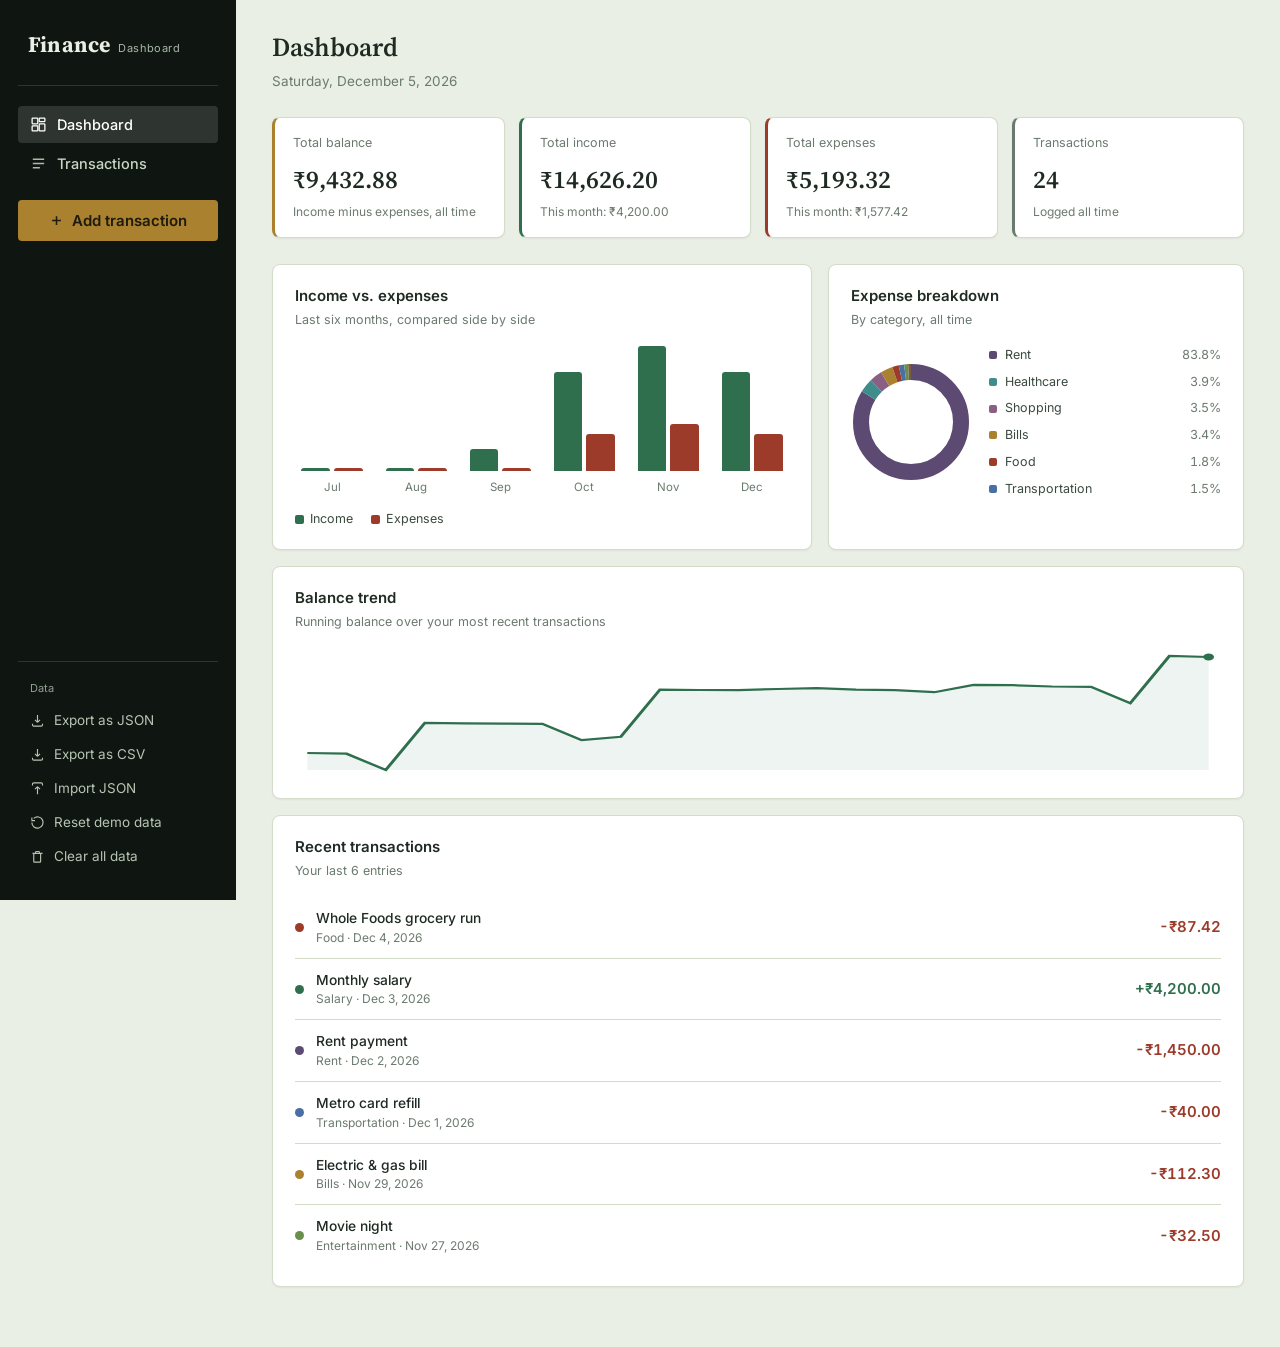
<file: index.html>
<!DOCTYPE html>
<html lang="en">
<head>
<meta charset="UTF-8">
<meta name="viewport" content="width=device-width, initial-scale=1.0">
<title>Personal Finance Dashboard</title>
<link rel="preconnect" href="https://fonts.googleapis.com">
<link rel="preconnect" href="https://fonts.gstatic.com" crossorigin>
<link href="https://fonts.googleapis.com/css2?family=Source+Serif+4:opsz,wght@8..60,400;8..60,500;8..60,600;8..60,700&family=Inter:wght@400;500;600;700&display=swap" rel="stylesheet">
<link rel="stylesheet" href="css/style.css">
</head>
</head>
<body>

<div class="app-shell">

  <!-- ============================================================
       SIDEBAR / NAVIGATION
       ============================================================ -->
  <nav class="sidebar" aria-label="Primary">
    <div class="brand">
      <span class="brand-mark">Finance</span>
      <span class="brand-sub">Dashboard</span>
    </div>
    <div class="nav" role="tablist" aria-label="Sections">
      <button class="nav-item active" data-view="dashboard" role="tab" aria-selected="true">
        <svg width="17" height="17" viewBox="0 0 24 24" fill="none" stroke="currentColor" stroke-width="1.8"><rect x="3" y="3" width="8" height="8" rx="1"/><rect x="13" y="3" width="8" height="5" rx="1"/><rect x="13" y="11" width="8" height="10" rx="1"/><rect x="3" y="14" width="8" height="7" rx="1"/></svg>
        Dashboard
      </button>
      <button class="nav-item" data-view="transactions" role="tab" aria-selected="false">
        <svg width="17" height="17" viewBox="0 0 24 24" fill="none" stroke="currentColor" stroke-width="1.8"><path d="M4 6h16M4 12h16M4 18h10"/></svg>
        Transactions
      </button>
    </div>
    <button class="sidebar-add" id="btn-add-txn">
      <svg width="15" height="15" viewBox="0 0 24 24" fill="none" stroke="currentColor" stroke-width="2.4"><path d="M12 5v14M5 12h14"/></svg>
      <span class="label">Add transaction</span>
    </button>
    <div class="sidebar-data">
      <div class="sidebar-data-label">Data</div>
      <button class="sidebar-mini-btn" id="btn-export-json">
        <svg width="15" height="15" viewBox="0 0 24 24" fill="none" stroke="currentColor" stroke-width="1.8"><path d="M12 3v12m0 0l-4-4m4 4l4-4M4 17v2a2 2 0 002 2h12a2 2 0 002-2v-2"/></svg>
        Export as JSON
      </button>
      <button class="sidebar-mini-btn" id="btn-export-csv">
        <svg width="15" height="15" viewBox="0 0 24 24" fill="none" stroke="currentColor" stroke-width="1.8"><path d="M12 3v12m0 0l-4-4m4 4l4-4M4 17v2a2 2 0 002 2h12a2 2 0 002-2v-2"/></svg>
        Export as CSV
      </button>
      <button class="sidebar-mini-btn" id="btn-import">
        <svg width="15" height="15" viewBox="0 0 24 24" fill="none" stroke="currentColor" stroke-width="1.8"><path d="M12 21V9m0 0l-4 4m4-4l4 4M4 7V5a2 2 0 012-2h12a2 2 0 012 2v2"/></svg>
        Import JSON
      </button>
      <input type="file" id="import-file" accept="application/json">
      <button class="sidebar-mini-btn" id="btn-reset-demo">
        <svg width="15" height="15" viewBox="0 0 24 24" fill="none" stroke="currentColor" stroke-width="1.8"><path d="M3 12a9 9 0 1 0 3-6.7M3 4v5h5"/></svg>
        Reset demo data
      </button>
      <button class="sidebar-mini-btn danger" id="btn-clear-all">
        <svg width="15" height="15" viewBox="0 0 24 24" fill="none" stroke="currentColor" stroke-width="1.8"><path d="M4 7h16M9 7V5a1 1 0 011-1h4a1 1 0 011 1v2m2 0v13a1 1 0 01-1 1H7a1 1 0 01-1-1V7h12z"/></svg>
        Clear all data
      </button>
    </div>
  </nav>

  <!-- ============================================================
       MAIN
       ============================================================ -->
  <main class="main">

    <div class="main-header">
      <div class="titles">
        <h1 id="page-title">Dashboard</h1>
        <div class="date-line" id="page-date"></div>
      </div>
      <button class="header-add-btn" id="btn-add-txn-2">
        <svg width="15" height="15" viewBox="0 0 24 24" fill="none" stroke="currentColor" stroke-width="2.4"><path d="M12 5v14M5 12h14"/></svg>
        Add transaction
      </button>
    </div>

    <!-- ---------------- DASHBOARD VIEW ---------------- -->
    <section class="view active" id="view-dashboard">

      <div class="stat-grid">
        <div class="stat-card balance">
          <div class="stat-label">Total balance</div>
          <div class="stat-value num" id="stat-balance">₹0.00</div>
          <div class="stat-sub">Income minus expenses, all time</div>
        </div>
        <div class="stat-card income">
          <div class="stat-label">Total income</div>
          <div class="stat-value num" id="stat-income">₹0.00</div>
          <div class="stat-sub" id="stat-income-month">This month: ₹0.00</div>
        </div>
        <div class="stat-card expense">
          <div class="stat-label">Total expenses</div>
          <div class="stat-value num" id="stat-expense">₹0.00</div>
          <div class="stat-sub" id="stat-expense-month">This month: ₹0.00</div>
        </div>
        <div class="stat-card count">
          <div class="stat-label">Transactions</div>
          <div class="stat-value num" id="stat-count">0</div>
          <div class="stat-sub">Logged all time</div>
        </div>
      </div>

      <div class="dash-grid">
        <div class="panel">
          <div class="panel-title">Income vs. expenses</div>
          <div class="panel-desc">Last six months, compared side by side</div>
          <div class="month-bars" id="month-bars"></div>
          <div class="legend-row">
            <div class="legend-item"><span class="legend-dot" style="background:var(--income)"></span>Income</div>
            <div class="legend-item"><span class="legend-dot" style="background:var(--expense)"></span>Expenses</div>
          </div>
        </div>
        <div class="panel">
          <div class="panel-title">Expense breakdown</div>
          <div class="panel-desc">By category, all time</div>
          <div class="donut-wrap" id="donut-wrap">
            <svg id="donut-svg" width="120" height="120" viewBox="0 0 120 120"></svg>
            <div class="donut-list" id="donut-list"></div>
          </div>
        </div>
      </div>

      <div class="panel trend-panel">
        <div class="panel-title">Balance trend</div>
        <div class="panel-desc">Running balance over your most recent transactions</div>
        <svg class="trend-svg" id="trend-svg" viewBox="0 0 600 130" preserveAspectRatio="none"></svg>
      </div>

      <div class="panel recent-panel">
        <div class="panel-title">Recent transactions</div>
        <div class="panel-desc">Your last 6 entries</div>
        <div class="recent-list" id="recent-list"></div>
      </div>
    </section>

    <!-- ---------------- TRANSACTIONS VIEW ---------------- -->
    <section class="view" id="view-transactions">
      <div class="toolbar">
        <input type="search" id="search-input" placeholder="Search description or category…" aria-label="Search transactions">
        <select id="filter-type" aria-label="Filter by type">
          <option value="all">All types</option>
          <option value="income">Income only</option>
          <option value="expense">Expense only</option>
        </select>
        <select id="filter-category" aria-label="Filter by category">
          <option value="all">All categories</option>
        </select>
        <select id="filter-month" aria-label="Filter by month">
          <option value="all">All time</option>
        </select>
        <select id="sort-by" aria-label="Sort transactions">
          <option value="date-desc">Newest first</option>
          <option value="date-asc">Oldest first</option>
          <option value="amount-desc">Amount: high to low</option>
          <option value="amount-asc">Amount: low to high</option>
        </select>
        <span class="result-count" id="result-count"></span>
      </div>

      <div class="txn-table-wrap">
        <table class="txn-table">
          <thead>
            <tr>
              <th class="sortable" data-sort="date">Date <span class="arrow">▾</span></th>
              <th>Description</th>
              <th>Category</th>
              <th>Type</th>
              <th class="sortable" data-sort="amount">Amount <span class="arrow">▾</span></th>
              <th>Actions</th>
            </tr>
          </thead>
          <tbody id="txn-tbody"></tbody>
        </table>
      </div>
      <div class="txn-cards" id="txn-cards"></div>
      <div class="empty-state" id="txn-empty" style="display:none;">
        <div class="es-title">No transactions match</div>
        <div>Try clearing filters, or add a new transaction.</div>
        <button id="empty-add-btn">Add a transaction</button>
      </div>
    </section>

  </main>
</div>

<!-- ============================================================
     ADD / EDIT TRANSACTION MODAL
     ============================================================ -->
<div class="overlay" id="txn-overlay" role="dialog" aria-modal="true" aria-labelledby="txn-modal-title">
  <div class="modal">
    <div class="modal-head">
      <h2 id="txn-modal-title">Add transaction</h2>
      <button class="modal-close" id="txn-modal-close" aria-label="Close">
        <svg width="20" height="20" viewBox="0 0 24 24" fill="none" stroke="currentColor" stroke-width="1.8"><path d="M6 6l12 12M18 6L6 18"/></svg>
      </button>
    </div>
    <form id="txn-form" novalidate>
      <input type="hidden" id="f-id">
      <div class="type-toggle" role="radiogroup" aria-label="Transaction type">
        <button type="button" id="f-type-expense" class="selected expense" data-type="expense" role="radio" aria-checked="true">Expense</button>
        <button type="button" id="f-type-income" class="income" data-type="income" role="radio" aria-checked="false">Income</button>
      </div>

      <div class="field" id="field-desc">
        <label for="f-desc">Description</label>
        <input type="text" id="f-desc" maxlength="80" placeholder="e.g. Groceries at Market Co-op" autocomplete="off">
        <div class="field-error">Enter a description.</div>
      </div>

      <div class="field-row">
        <div class="field" id="field-amount">
          <label for="f-amount">Amount</label>
          <div class="amount-input-wrap">
            <span class="currency">₹</span>
            <input type="number" id="f-amount" min="0.01" step="0.01" placeholder="0.00">
          </div>
          <div class="field-error">Enter an amount greater than 0.</div>
        </div>
        <div class="field" id="field-date">
          <label for="f-date">Date</label>
          <input type="date" id="f-date">
          <div class="field-error">Choose a date.</div>
        </div>
      </div>

      <div class="field" id="field-category">
        <label for="f-category">Category</label>
        <select id="f-category"></select>
        <div class="field-error">Choose a category.</div>
      </div>

      <div class="field">
        <label for="f-notes">Notes <span style="color:var(--muted); font-weight:400;">(optional)</span></label>
        <textarea id="f-notes" maxlength="200" placeholder="Any extra detail worth remembering…"></textarea>
      </div>

      <div class="modal-actions">
        <button type="button" class="btn" id="txn-cancel-btn">Cancel</button>
        <button type="submit" class="btn primary" id="txn-save-btn">Save transaction</button>
      </div>
    </form>
  </div>
</div>

<!-- ============================================================
     CONFIRM DIALOG (delete / clear all)
     ============================================================ -->
<div class="overlay" id="confirm-overlay" role="alertdialog" aria-modal="true" aria-labelledby="confirm-title">
  <div class="modal confirm-modal">
    <div class="modal-head">
      <h2 id="confirm-title">Are you sure?</h2>
    </div>
    <p id="confirm-body"></p>
    <div class="modal-actions">
      <button type="button" class="btn" id="confirm-cancel">Cancel</button>
      <button type="button" class="btn danger" id="confirm-ok">Confirm</button>
    </div>
  </div>
</div>

<div class="toast-stack" id="toast-stack" aria-live="polite"></div>

<script src="js/storage.js"></script>
<script src="js/calculations.js"></script>
<script src="js/transactions.js"></script>
<script src="js/ui.js"></script>
<script src="js/app.js"></script>
</body>
</html>
</file>
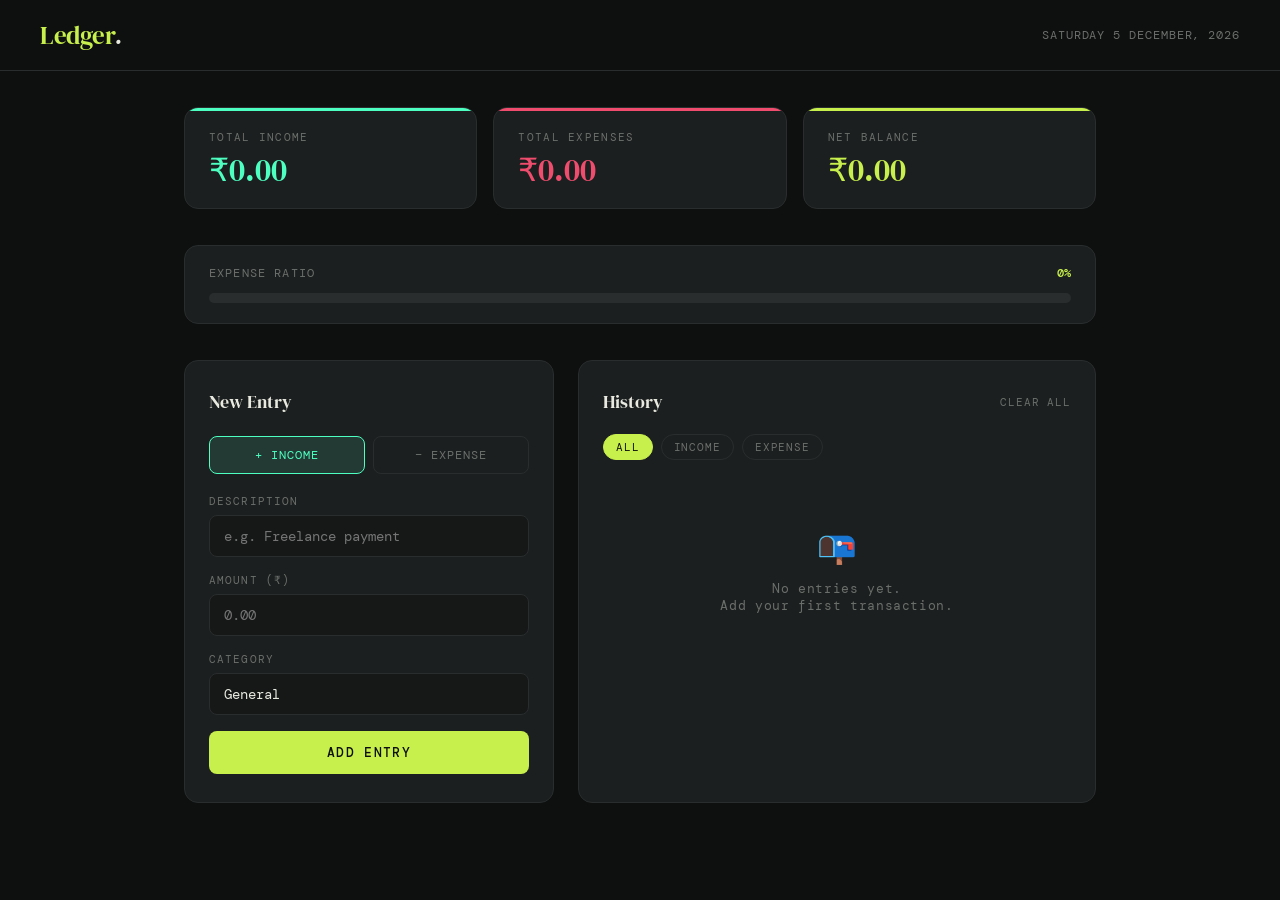
<file: FInance-Tracker.html>
<!DOCTYPE html>
<html lang="en">
<head>
  <meta charset="UTF-8" />
  <meta name="viewport" content="width=device-width, initial-scale=1.0"/>
  <title>Ledger — Personal Finance Tracker</title>
  <link href="https://fonts.googleapis.com/css2?family=DM+Serif+Display:ital@0;1&family=DM+Mono:wght@300;400;500&display=swap" rel="stylesheet"/>
  <style>
    *, *::before, *::after { box-sizing: border-box; margin: 0; padding: 0; }

    :root {
      --bg:        #0e0f0f;
      --surface:   #161818;
      --card:      #1c1f1f;
      --border:    #2a2d2d;
      --accent:    #c8f04d;
      --text:      #e8eae0;
      --muted:     #6b6f6b;
      --income:    #4dffc0;
      --expense:   #f04d6e;
      --radius:    14px;
    }

    body {
      background: var(--bg);
      color: var(--text);
      font-family: 'DM Mono', monospace;
      min-height: 100vh;
      padding: 0 0 80px;
    }

    header {
      position: sticky; top: 0; z-index: 100;
      background: var(--bg);
      border-bottom: 1px solid var(--border);
      padding: 18px 40px;
      display: flex; align-items: center; justify-content: space-between;
    }
    .logo {
      font-family: 'DM Serif Display', serif;
      font-size: 1.55rem; letter-spacing: -.5px; color: var(--accent);
    }
    .logo span { color: var(--text); font-style: italic; }
    .header-date { font-size: .72rem; color: var(--muted); letter-spacing: .08em; text-transform: uppercase; }

    .wrapper { max-width: 960px; margin: 0 auto; padding: 36px 24px 0; }

    .summary { display: grid; grid-template-columns: repeat(3,1fr); gap: 16px; margin-bottom: 36px; }
    .summary-card {
      background: var(--card); border: 1px solid var(--border);
      border-radius: var(--radius); padding: 22px 24px;
      position: relative; overflow: hidden;
      animation: fadeUp .5s ease both;
    }
    .summary-card:nth-child(2) { animation-delay: .08s; }
    .summary-card:nth-child(3) { animation-delay: .16s; }
    .summary-card::before { content:''; position:absolute; top:0; left:0; right:0; height:3px; }
    .summary-card.income::before  { background: var(--income); }
    .summary-card.expense::before { background: var(--expense); }
    .summary-card.balance::before { background: var(--accent); }
    .card-label { font-size:.68rem; letter-spacing:.12em; text-transform:uppercase; color:var(--muted); margin-bottom:10px; }
    .card-value { font-family:'DM Serif Display',serif; font-size:2rem; line-height:1; }
    .card-value.income  { color: var(--income); }
    .card-value.expense { color: var(--expense); }
    .card-value.balance { color: var(--accent); }
    .card-value.negative { color: var(--expense) !important; }

    .budget-bar-wrap {
      background: var(--card); border: 1px solid var(--border);
      border-radius: var(--radius); padding: 20px 24px;
      margin-bottom: 36px; animation: fadeUp .5s .24s ease both;
    }
    .bar-header { display:flex; justify-content:space-between; align-items:center; margin-bottom:12px; font-size:.72rem; }
    .bar-label { text-transform:uppercase; letter-spacing:.1em; color:var(--muted); }
    .bar-pct { color: var(--accent); font-weight:500; }
    .bar-track { height:10px; background:var(--border); border-radius:99px; overflow:hidden; }
    .bar-fill {
      height:100%; border-radius:99px;
      background: linear-gradient(90deg, var(--income), var(--accent));
      transition: width .6s cubic-bezier(.34,1.56,.64,1);
    }
    .bar-fill.danger { background: linear-gradient(90deg, var(--expense), #ff9a3c); }

    .main-grid { display:grid; grid-template-columns:1fr 1.4fr; gap:24px; }

    .form-panel {
      background: var(--card); border: 1px solid var(--border);
      border-radius: var(--radius); padding: 28px 24px;
      animation: fadeUp .5s .32s ease both;
    }
    .panel-title { font-family:'DM Serif Display',serif; font-size:1.15rem; margin-bottom:22px; color:var(--text); }

    .type-toggle { display:grid; grid-template-columns:1fr 1fr; gap:8px; margin-bottom:20px; }
    .toggle-btn {
      padding:10px; border-radius:8px; border:1px solid var(--border);
      background:transparent; color:var(--muted);
      font-family:'DM Mono',monospace; font-size:.78rem;
      letter-spacing:.08em; text-transform:uppercase;
      cursor:pointer; transition:all .2s;
    }
    .toggle-btn.active.income  { background:rgba(77,255,192,.12); border-color:var(--income); color:var(--income); }
    .toggle-btn.active.expense { background:rgba(240,77,110,.12); border-color:var(--expense); color:var(--expense); }
    .toggle-btn:hover:not(.active) { border-color:var(--muted); color:var(--text); }

    .field { margin-bottom:16px; }
    .field label { display:block; font-size:.7rem; letter-spacing:.1em; text-transform:uppercase; color:var(--muted); margin-bottom:7px; }
    .field input, .field select {
      width:100%; background:var(--surface); border:1px solid var(--border);
      border-radius:8px; padding:11px 14px; color:var(--text);
      font-family:'DM Mono',monospace; font-size:.88rem;
      transition:border-color .2s; outline:none; appearance:none;
    }
    .field input:focus, .field select:focus { border-color:var(--accent); }

    .add-btn {
      width:100%; padding:13px; background:var(--accent); color:#0e0f0f;
      border:none; border-radius:8px; font-family:'DM Mono',monospace;
      font-size:.82rem; font-weight:500; letter-spacing:.1em; text-transform:uppercase;
      cursor:pointer; transition:transform .15s, opacity .15s;
    }
    .add-btn:hover  { opacity:.88; }
    .add-btn:active { transform:scale(.97); }

    .modal-overlay {
      display:none; position:fixed; inset:0; z-index:200;
      background:rgba(0,0,0,.65); backdrop-filter:blur(4px);
      align-items:center; justify-content:center;
    }
    .modal-overlay.open { display:flex; }
    .modal {
      background:var(--card); border:1px solid var(--border);
      border-radius:var(--radius); padding:30px 28px; width:min(420px,92vw);
      animation:popIn .25s cubic-bezier(.34,1.56,.64,1);
    }
    @keyframes popIn { from{opacity:0;transform:scale(.88)} to{opacity:1;transform:scale(1)} }
    .modal-title { font-family:'DM Serif Display',serif; font-size:1.1rem; margin-bottom:22px; }
    .modal-actions { display:grid; grid-template-columns:1fr 1fr; gap:10px; margin-top:4px; }
    .btn-cancel {
      padding:12px; border-radius:8px; border:1px solid var(--border);
      background:transparent; color:var(--muted); font-family:'DM Mono',monospace;
      font-size:.78rem; letter-spacing:.08em; text-transform:uppercase; cursor:pointer; transition:border-color .2s;
    }
    .btn-cancel:hover { border-color:var(--text); color:var(--text); }
    .btn-save {
      padding:12px; border-radius:8px; background:var(--accent);
      border:none; color:#0e0f0f; font-family:'DM Mono',monospace;
      font-size:.78rem; font-weight:500; letter-spacing:.08em; text-transform:uppercase;
      cursor:pointer; transition:opacity .15s;
    }
    .btn-save:hover { opacity:.88; }

    .txn-panel {
      background:var(--card); border:1px solid var(--border);
      border-radius:var(--radius); padding:28px 24px;
      animation:fadeUp .5s .4s ease both;
    }
    .txn-header { display:flex; align-items:center; justify-content:space-between; margin-bottom:20px; }
    .filter-row { display:flex; gap:8px; margin-bottom:16px; }
    .filter-btn {
      padding:5px 12px; border-radius:99px; border:1px solid var(--border);
      background:transparent; color:var(--muted); font-family:'DM Mono',monospace;
      font-size:.68rem; letter-spacing:.08em; text-transform:uppercase; cursor:pointer; transition:all .15s;
    }
    .filter-btn.active { background:var(--accent); border-color:var(--accent); color:#0e0f0f; }
    .clear-btn {
      font-size:.68rem; letter-spacing:.08em; text-transform:uppercase;
      color:var(--muted); background:none; border:none; cursor:pointer;
      font-family:'DM Mono',monospace; transition:color .15s;
    }
    .clear-btn:hover { color:var(--expense); }

    .txn-list { display:flex; flex-direction:column; gap:10px; max-height:460px; overflow-y:auto; }
    .txn-list::-webkit-scrollbar { width:4px; }
    .txn-list::-webkit-scrollbar-track { background:transparent; }
    .txn-list::-webkit-scrollbar-thumb { background:var(--border); border-radius:99px; }

    .txn-item {
      display:flex; align-items:center; gap:14px;
      background:var(--surface); border:1px solid var(--border);
      border-radius:10px; padding:13px 16px;
      transition:transform .15s, border-color .15s;
      animation:slideIn .3s ease both;
    }
    .txn-item:hover { transform:translateX(3px); border-color:var(--muted); }
    @keyframes slideIn { from{opacity:0;transform:translateX(-12px)} to{opacity:1;transform:translateX(0)} }

    .txn-dot { width:9px; height:9px; border-radius:50%; flex-shrink:0; }
    .txn-dot.income  { background:var(--income); box-shadow:0 0 8px var(--income); }
    .txn-dot.expense { background:var(--expense); box-shadow:0 0 8px var(--expense); }

    .txn-info { flex:1; min-width:0; }
    .txn-name { font-size:.88rem; color:var(--text); white-space:nowrap; overflow:hidden; text-overflow:ellipsis; }
    .txn-meta { font-size:.68rem; color:var(--muted); margin-top:2px; }
    .txn-amount { font-family:'DM Serif Display',serif; font-size:1rem; flex-shrink:0; }
    .txn-amount.income  { color:var(--income); }
    .txn-amount.expense { color:var(--expense); }
    .txn-actions { display:flex; gap:6px; flex-shrink:0; }
    .icon-btn {
      width:28px; height:28px; border-radius:6px; border:1px solid var(--border);
      background:transparent; color:var(--muted); cursor:pointer; font-size:.8rem;
      display:flex; align-items:center; justify-content:center; transition:all .15s;
    }
    .icon-btn.edit:hover { border-color:var(--accent); color:var(--accent); }
    .icon-btn.del:hover  { border-color:var(--expense); color:var(--expense); }

    .empty-state { text-align:center; padding:50px 20px; color:var(--muted); font-size:.8rem; letter-spacing:.05em; }
    .empty-state .emoji { font-size:2rem; display:block; margin-bottom:12px; }

    .toast {
      position:fixed; bottom:28px; left:50%;
      transform:translateX(-50%) translateY(20px);
      background:var(--card); border:1px solid var(--border);
      border-radius:99px; padding:10px 22px; font-size:.78rem;
      letter-spacing:.06em; opacity:0; pointer-events:none; z-index:300;
      transition:opacity .3s, transform .3s;
    }
    .toast.show { opacity:1; transform:translateX(-50%) translateY(0); }
    .toast.success { border-color:var(--income); color:var(--income); }
    .toast.error   { border-color:var(--expense); color:var(--expense); }
    .toast.info    { border-color:var(--accent); color:var(--accent); }

    @keyframes fadeUp { from{opacity:0;transform:translateY(18px)} to{opacity:1;transform:translateY(0)} }

    @media (max-width:680px) {
      header { padding:14px 18px; }
      .wrapper { padding:20px 14px 0; }
      .summary { grid-template-columns:1fr 1fr; }
      .summary-card:last-child { grid-column:span 2; }
      .main-grid { grid-template-columns:1fr; }
      .card-value { font-size:1.55rem; }
    }
  </style>
</head>
<body>

<header>
  <div class="logo">Ledger<span>.</span></div>
  <div class="header-date" id="headerDate"></div>
</header>

<div class="wrapper">
  <div class="summary">
    <div class="summary-card income">
      <div class="card-label">Total Income</div>
      <div class="card-value income" id="totalIncome">&#8377;0</div>
    </div>
    <div class="summary-card expense">
      <div class="card-label">Total Expenses</div>
      <div class="card-value expense" id="totalExpense">&#8377;0</div>
    </div>
    <div class="summary-card balance">
      <div class="card-label">Net Balance</div>
      <div class="card-value balance" id="netBalance">&#8377;0</div>
    </div>
  </div>

  <div class="budget-bar-wrap">
    <div class="bar-header">
      <span class="bar-label">Expense Ratio</span>
      <span class="bar-pct" id="barPct">0%</span>
    </div>
    <div class="bar-track"><div class="bar-fill" id="barFill" style="width:0%"></div></div>
  </div>

  <div class="main-grid">
    <div class="form-panel">
      <div class="panel-title">New Entry</div>
      <div class="type-toggle">
        <button class="toggle-btn income active" id="typeIncome" onclick="setType('income')">+ Income</button>
        <button class="toggle-btn expense" id="typeExpense" onclick="setType('expense')">&#8722; Expense</button>
      </div>
      <div class="field">
        <label>Description</label>
        <input id="desc" type="text" placeholder="e.g. Freelance payment"/>
      </div>
      <div class="field">
        <label>Amount (&#8377;)</label>
        <input id="amount" type="number" placeholder="0.00" min="0" step="0.01"/>
      </div>
      <div class="field">
        <label>Category</label>
        <select id="category">
          <option value="General">General</option>
          <option value="Food">Food &amp; Dining</option>
          <option value="Transport">Transport</option>
          <option value="Shopping">Shopping</option>
          <option value="Bills">Bills &amp; Utilities</option>
          <option value="Health">Health</option>
          <option value="Entertainment">Entertainment</option>
          <option value="Salary">Salary</option>
          <option value="Investment">Investment</option>
          <option value="Other">Other</option>
        </select>
      </div>
      <button class="add-btn" onclick="addTransaction()">Add Entry</button>
    </div>

    <div class="txn-panel">
      <div class="txn-header">
        <div class="panel-title" style="margin-bottom:0">History</div>
        <button class="clear-btn" onclick="clearAll()">Clear All</button>
      </div>
      <div class="filter-row">
        <button class="filter-btn active" onclick="setFilter('all',this)">All</button>
        <button class="filter-btn" onclick="setFilter('income',this)">Income</button>
        <button class="filter-btn" onclick="setFilter('expense',this)">Expense</button>
      </div>
      <div class="txn-list" id="txnList"></div>
    </div>
  </div>
</div>

<div class="modal-overlay" id="editModal">
  <div class="modal">
    <div class="modal-title">Edit Entry</div>
    <div class="type-toggle">
      <button class="toggle-btn income active" id="editTypeIncome" onclick="setEditType('income')">+ Income</button>
      <button class="toggle-btn expense" id="editTypeExpense" onclick="setEditType('expense')">&#8722; Expense</button>
    </div>
    <div class="field">
      <label>Description</label>
      <input id="editDesc" type="text"/>
    </div>
    <div class="field">
      <label>Amount (&#8377;)</label>
      <input id="editAmount" type="number" min="0" step="0.01"/>
    </div>
    <div class="field">
      <label>Category</label>
      <select id="editCategory">
        <option value="General">General</option>
        <option value="Food">Food &amp; Dining</option>
        <option value="Transport">Transport</option>
        <option value="Shopping">Shopping</option>
        <option value="Bills">Bills &amp; Utilities</option>
        <option value="Health">Health</option>
        <option value="Entertainment">Entertainment</option>
        <option value="Salary">Salary</option>
        <option value="Investment">Investment</option>
        <option value="Other">Other</option>
      </select>
    </div>
    <div class="modal-actions">
      <button class="btn-cancel" onclick="closeEdit()">Cancel</button>
      <button class="btn-save" onclick="saveEdit()">Save</button>
    </div>
  </div>
</div>

<div class="toast" id="toast"></div>

<script>
  let transactions = JSON.parse(localStorage.getItem('ledger_txns') || '[]');
  let currentType   = 'income';
  let currentFilter = 'all';
  let editId   = null;
  let editType = 'income';

  document.getElementById('headerDate').textContent =
    new Date().toLocaleDateString('en-IN', { weekday:'long', year:'numeric', month:'long', day:'numeric' });

  function save() { localStorage.setItem('ledger_txns', JSON.stringify(transactions)); }

  function setType(t) {
    currentType = t;
    document.getElementById('typeIncome').classList.toggle('active', t==='income');
    document.getElementById('typeExpense').classList.toggle('active', t==='expense');
  }
  function setEditType(t) {
    editType = t;
    document.getElementById('editTypeIncome').classList.toggle('active', t==='income');
    document.getElementById('editTypeExpense').classList.toggle('active', t==='expense');
  }

  function fmt(n) {
    return '\u20B9' + Math.abs(n).toLocaleString('en-IN', { minimumFractionDigits:2, maximumFractionDigits:2 });
  }

  function addTransaction() {
    const desc   = document.getElementById('desc').value.trim();
    const amount = parseFloat(document.getElementById('amount').value);
    const cat    = document.getElementById('category').value;
    if (!desc)              { toast('Enter a description', 'error'); return; }
    if (!amount || amount<=0){ toast('Enter a valid amount', 'error'); return; }
    transactions.unshift({
      id: Date.now(), type: currentType, desc, amount, cat,
      date: new Date().toLocaleDateString('en-IN', { day:'2-digit', month:'short', year:'numeric' })
    });
    save(); render();
    document.getElementById('desc').value = '';
    document.getElementById('amount').value = '';
    toast((currentType==='income'?'Income':'Expense') + ' added!', 'success');
  }

  function deleteTransaction(id) {
    transactions = transactions.filter(t => t.id !== id);
    save(); render(); toast('Entry removed', 'info');
  }

  function openEdit(id) {
    const t = transactions.find(x => x.id===id);
    if (!t) return;
    editId = id;
    setEditType(t.type);
    document.getElementById('editDesc').value     = t.desc;
    document.getElementById('editAmount').value   = t.amount;
    document.getElementById('editCategory').value = t.cat;
    document.getElementById('editModal').classList.add('open');
  }
  function closeEdit() {
    document.getElementById('editModal').classList.remove('open');
    editId = null;
  }
  function saveEdit() {
    const desc   = document.getElementById('editDesc').value.trim();
    const amount = parseFloat(document.getElementById('editAmount').value);
    const cat    = document.getElementById('editCategory').value;
    if (!desc || !amount || amount<=0) { toast('Fill all fields', 'error'); return; }
    const idx = transactions.findIndex(x => x.id===editId);
    if (idx>-1) {
      transactions[idx] = { ...transactions[idx], type:editType, desc, amount, cat };
      save(); render(); closeEdit(); toast('Entry updated', 'success');
    }
  }

  function setFilter(f, btn) {
    currentFilter = f;
    document.querySelectorAll('.filter-btn').forEach(b => b.classList.remove('active'));
    btn.classList.add('active');
    render();
  }

  function clearAll() {
    if (!transactions.length) return;
    if (!confirm('Clear all transactions? This cannot be undone.')) return;
    transactions = [];
    save(); render(); toast('All entries cleared', 'info');
  }

  function render() {
    const totalInc = transactions.filter(t=>t.type==='income').reduce((s,t)=>s+t.amount,0);
    const totalExp = transactions.filter(t=>t.type==='expense').reduce((s,t)=>s+t.amount,0);
    const net = totalInc - totalExp;

    document.getElementById('totalIncome').textContent  = fmt(totalInc);
    document.getElementById('totalExpense').textContent = fmt(totalExp);
    const balEl = document.getElementById('netBalance');
    balEl.textContent = (net<0 ? '\u2212' : '') + fmt(net);
    balEl.classList.toggle('negative', net<0);

    const pct  = totalInc>0 ? Math.min((totalExp/totalInc)*100,100) : (totalExp>0?100:0);
    const fill = document.getElementById('barFill');
    fill.style.width = pct + '%';
    fill.classList.toggle('danger', pct>75);
    document.getElementById('barPct').textContent = pct.toFixed(0) + '%';

    const filtered = currentFilter==='all' ? transactions
      : transactions.filter(t => t.type===currentFilter);

    const list = document.getElementById('txnList');
    if (!filtered.length) {
      list.innerHTML = '<div class="empty-state"><span class="emoji">\uD83D\uDCED</span>No entries yet.<br>Add your first transaction.</div>';
      return;
    }
    list.innerHTML = filtered.map(t => `
      <div class="txn-item">
        <div class="txn-dot ${t.type}"></div>
        <div class="txn-info">
          <div class="txn-name">${esc(t.desc)}</div>
          <div class="txn-meta">${esc(t.cat)} &middot; ${t.date}</div>
        </div>
        <div class="txn-amount ${t.type}">${t.type==='income'?'+':'\u2212'}${fmt(t.amount)}</div>
        <div class="txn-actions">
          <button class="icon-btn edit" onclick="openEdit(${t.id})" title="Edit">&#9998;</button>
          <button class="icon-btn del"  onclick="deleteTransaction(${t.id})" title="Delete">&times;</button>
        </div>
      </div>`).join('');
  }

  function esc(s) {
    return String(s).replace(/&/g,'&amp;').replace(/</g,'&lt;').replace(/>/g,'&gt;').replace(/"/g,'&quot;');
  }

  let toastTimer;
  function toast(msg, type='info') {
    const el = document.getElementById('toast');
    el.textContent = msg;
    el.className = 'toast ' + type + ' show';
    clearTimeout(toastTimer);
    toastTimer = setTimeout(() => el.classList.remove('show'), 2500);
  }

  document.addEventListener('keydown', e => {
    if (e.key==='Enter' && document.getElementById('editModal').classList.contains('open')) saveEdit();
    if (e.key==='Escape') closeEdit();
  });

  render();
</script>
</body>
</html>
</file>
<file: css/style.css>
/* ============================================================
   DESIGN TOKENS
   ============================================================ */
:root{
  --bg: #EAEFE6;
  --bg-line: #DEE6D6;
  --surface: #FBFCF9;
  --surface-raised: #FFFFFF;
  --ink: #1E2A22;
  --ink-soft: #3B4A3F;
  --muted: #6B7A6E;
  --border: #D3DBC9;
  --border-strong: #B7C3AA;
  --income: #2F6F4E;
  --income-bg: #E3EEE4;
  --expense: #9C3B2A;
  --expense-bg: #F3E4DF;
  --gold: #A9812F;
  --gold-bg: #F1E9D3;
  --focus: #2F6F4E;
  --radius-s: 4px;
  --radius-m: 8px;
  --sidebar-w: 236px;
  --font-serif: "Source Serif 4", Georgia, "Times New Roman", serif;
  --font-sans: "Inter", -apple-system, BlinkMacSystemFont, "Segoe UI", sans-serif;
  --shadow-card: 0 1px 2px rgba(30,42,34,0.06);
  --shadow-modal: 0 12px 40px rgba(20,28,22,0.28);
}
:root:not([data-theme="light"]) {
  @media (prefers-color-scheme: dark) {
    --bg: #151C17;
    --bg-line: #1D2620;
    --surface: #1B241D;
    --surface-raised: #202B22;
    --ink: #E9EFE5;
    --ink-soft: #C4D0C2;
    --muted: #8B9C8C;
    --border: #2C3A2E;
    --border-strong: #3C4F3E;
    --income: #6FBE8F;
    --income-bg: #1E3226;
    --expense: #E28468;
    --expense-bg: #3A241C;
    --gold: #D9B865;
    --gold-bg: #362D18;
    --shadow-card: 0 1px 2px rgba(0,0,0,0.35);
    --shadow-modal: 0 12px 48px rgba(0,0,0,0.6);
  }
}
:root[data-theme="dark"]{
  --bg: #151C17;
  --bg-line: #1D2620;
  --surface: #1B241D;
  --surface-raised: #202B22;
  --ink: #E9EFE5;
  --ink-soft: #C4D0C2;
  --muted: #8B9C8C;
  --border: #2C3A2E;
  --border-strong: #3C4F3E;
  --income: #6FBE8F;
  --income-bg: #1E3226;
  --expense: #E28468;
  --expense-bg: #3A241C;
  --gold: #D9B865;
  --gold-bg: #362D18;
  --shadow-card: 0 1px 2px rgba(0,0,0,0.35);
  --shadow-modal: 0 12px 48px rgba(0,0,0,0.6);
}

*{ box-sizing: border-box; }
html,body{ height:100%; }
body{
  margin:0;
  background: var(--bg);
  color: var(--ink);
  font-family: var(--font-sans);
  font-size: 15px;
  line-height: 1.5;
  -webkit-font-smoothing: antialiased;
}
.num{ font-family: var(--font-serif); font-variant-numeric: tabular-nums; }
h1,h2,h3{ font-family: var(--font-serif); font-weight: 600; margin: 0; color: var(--ink); }
button{ font-family: inherit; }
a{ color: inherit; }
::selection{ background: var(--gold-bg); }

:focus-visible{
  outline: 2px solid var(--focus);
  outline-offset: 2px;
}
button, input, select, textarea{
  font-size: 15px;
}

/* ============================================================
   APP SHELL
   ============================================================ */
.app-shell{
  display: grid;
  grid-template-columns: var(--sidebar-w) 1fr;
  min-height: 100vh;
}

/* --- Sidebar --- */
.sidebar{
  background: var(--ink);
  color: #E9EFE5;
  padding: 28px 18px;
  display: flex;
  flex-direction: column;
  position: sticky;
  top: 0;
  height: 100vh;
}
:root[data-theme="dark"] .sidebar, :root:not([data-theme="light"]) .sidebar{
  background: #0F1611;
}
.brand{
  display:flex;
  align-items: baseline;
  gap: 8px;
  padding: 0 10px 24px 10px;
  border-bottom: 1px solid rgba(233,239,229,0.14);
  margin-bottom: 20px;
}
.brand-mark{
  font-family: var(--font-serif);
  font-weight: 700;
  font-size: 22px;
  letter-spacing: 0.2px;
}
.brand-sub{
  font-size: 11px;
  color: #A7B8A6;
  letter-spacing: 0.4px;
}
.nav{ display:flex; flex-direction: column; gap: 2px; }
.nav-item{
  display:flex;
  align-items:center;
  gap: 10px;
  padding: 10px 12px;
  border-radius: var(--radius-s);
  color: #C9D6C4;
  background: transparent;
  border: none;
  text-align: left;
  cursor: pointer;
  font-size: 14.5px;
  font-weight: 500;
  transition: background-color 0.15s ease, color 0.15s ease;
}
.nav-item svg{ flex: none; opacity: 0.85; }
.nav-item:hover{ background: rgba(233,239,229,0.08); color: #fff; }
.nav-item.active{ background: rgba(233,239,229,0.14); color: #fff; }
.nav-item.active svg{ opacity: 1; }

.sidebar-add{
  margin-top: 18px;
  display:flex;
  align-items:center;
  justify-content:center;
  gap: 8px;
  padding: 11px 14px;
  border-radius: var(--radius-s);
  background: var(--gold);
  color: #1E1A0C;
  border: none;
  font-weight: 600;
  cursor: pointer;
  transition: filter 0.15s ease;
}
.sidebar-add:hover{ filter: brightness(1.08); }

.sidebar-data{
  margin-top: auto;
  padding-top: 18px;
  border-top: 1px solid rgba(233,239,229,0.14);
  display:flex;
  flex-direction: column;
  gap: 2px;
}
.sidebar-data-label{
  font-size: 11px;
  text-transform: none;
  color: #8FA090;
  padding: 0 12px 6px 12px;
}
.sidebar-mini-btn{
  display:flex;
  align-items:center;
  gap:9px;
  background: transparent;
  border: none;
  color: #B7C4B3;
  padding: 8px 12px;
  border-radius: var(--radius-s);
  font-size: 13.5px;
  cursor: pointer;
  text-align: left;
}
.sidebar-mini-btn:hover{ background: rgba(233,239,229,0.08); color: #fff; }
.sidebar-mini-btn.danger:hover{ color: #F0B4A4; }
input#import-file{ display:none; }

/* --- Main --- */
.main{ padding: 28px 36px 60px 36px; max-width: 1180px; }
.main-header{
  display:flex;
  align-items:flex-end;
  justify-content: space-between;
  margin-bottom: 26px;
  gap: 16px;
  flex-wrap: wrap;
}
.main-header .titles{ display:flex; flex-direction:column; gap: 4px; }
.main-header h1{ font-size: 26px; }
.main-header .date-line{ color: var(--muted); font-size: 13.5px; }
.header-add-btn{
  display: none;
  align-items:center;
  gap:8px;
  background: var(--income);
  color: #fff;
  border:none;
  padding: 10px 16px;
  border-radius: var(--radius-s);
  font-weight: 600;
  cursor:pointer;
}
.view{ display:none; }
.view.active{ display:block; }

/* ============================================================
   DASHBOARD
   ============================================================ */
.stat-grid{
  display:grid;
  grid-template-columns: repeat(4, 1fr);
  gap: 14px;
  margin-bottom: 26px;
}
.stat-card{
  background: var(--surface-raised);
  border: 1px solid var(--border);
  border-left: 3px solid var(--border-strong);
  border-radius: var(--radius-m);
  padding: 16px 18px;
  box-shadow: var(--shadow-card);
}
.stat-card.balance{ border-left-color: var(--gold); }
.stat-card.income{ border-left-color: var(--income); }
.stat-card.expense{ border-left-color: var(--expense); }
.stat-card.count{ border-left-color: var(--muted); }
.stat-label{
  font-size: 12.5px;
  color: var(--muted);
  margin-bottom: 8px;
}
.stat-value{
  font-size: 25px;
  font-weight: 600;
}
.stat-value.negative{ color: var(--expense); }
.stat-sub{ font-size: 12px; color: var(--muted); margin-top: 4px; }

.dash-grid{
  display:grid;
  grid-template-columns: 1.3fr 1fr;
  gap: 16px;
  margin-bottom: 16px;
}
.panel{
  background: var(--surface-raised);
  border: 1px solid var(--border);
  border-radius: var(--radius-m);
  padding: 20px 22px;
  box-shadow: var(--shadow-card);
}
.panel-title{
  font-size: 15px;
  font-weight: 600;
  margin-bottom: 4px;
}
.panel-desc{ font-size: 12.5px; color: var(--muted); margin-bottom: 16px; }

/* month bars */
.month-bars{ display:flex; align-items:flex-end; gap: 22px; height: 150px; padding: 0 6px; }
.month-bar-col{ display:flex; flex-direction: column; align-items:center; gap: 8px; flex:1; height:100%; justify-content:flex-end;}
.month-bar{ width: 46%; border-radius: 3px 3px 0 0; min-height: 3px; }
.month-bar-track{ display:flex; align-items:flex-end; gap:4px; height: 100%; width:100%; justify-content:center; }
.month-bar.income{ background: var(--income); }
.month-bar.expense{ background: var(--expense); }
.month-bar-label{ font-size: 11.5px; color: var(--muted); }
.month-bar-val{ font-size: 11px; color: var(--ink-soft); }

.legend-row{ display:flex; gap: 18px; margin-top: 14px; }
.legend-item{ display:flex; align-items:center; gap:6px; font-size:12.5px; color: var(--ink-soft); }
.legend-dot{ width:9px; height:9px; border-radius:2px; }

/* donut */
.donut-wrap{ display:flex; align-items:center; gap: 18px; }
.donut-list{ flex:1; display:flex; flex-direction:column; gap:8px; }
.donut-row{ display:flex; align-items:center; gap:8px; font-size:12.5px; }
.donut-row .dot{ width:8px; height:8px; border-radius:2px; flex:none; }
.donut-row .name{ flex:1; color: var(--ink-soft); }
.donut-row .pct{ color: var(--muted); font-variant-numeric: tabular-nums; }
.empty-mini{ color: var(--muted); font-size: 13px; padding: 20px 0; text-align:center; }

.trend-panel{ margin-bottom: 16px; }
.trend-svg{ width:100%; height: 130px; display:block; }

.recent-panel .recent-list{ display:flex; flex-direction:column; }
.recent-row{
  display:flex; align-items:center; justify-content:space-between;
  padding: 11px 0; border-bottom: 1px solid var(--border);
  gap: 12px;
}
.recent-row:last-child{ border-bottom:none; }
.recent-left{ display:flex; align-items:center; gap:12px; min-width:0; }
.cat-dot{ width:9px; height:9px; border-radius: 50%; flex:none; }
.recent-desc{ font-weight: 500; font-size: 13.8px; white-space:nowrap; overflow:hidden; text-overflow:ellipsis; }
.recent-meta{ font-size: 12px; color: var(--muted); }
.recent-amt{ font-weight:600; font-variant-numeric: tabular-nums; white-space:nowrap; }
.recent-amt.income{ color: var(--income); }
.recent-amt.expense{ color: var(--expense); }

/* ============================================================
   TRANSACTIONS VIEW
   ============================================================ */
.toolbar{
  display:flex; flex-wrap:wrap; gap:10px; align-items:center;
  background: var(--surface-raised);
  border: 1px solid var(--border);
  border-radius: var(--radius-m);
  padding: 12px 14px;
  margin-bottom: 16px;
}
.toolbar input[type="search"]{
  flex: 1 1 200px;
  min-width: 160px;
  padding: 9px 12px;
  border: 1px solid var(--border);
  border-radius: var(--radius-s);
  background: var(--bg);
  color: var(--ink);
}
.toolbar select{
  padding: 9px 10px;
  border: 1px solid var(--border);
  border-radius: var(--radius-s);
  background: var(--bg);
  color: var(--ink);
}
.toolbar .result-count{ font-size: 12.5px; color: var(--muted); margin-left:auto; white-space:nowrap; }

.txn-table-wrap{
  background: var(--surface-raised);
  border: 1px solid var(--border);
  border-radius: var(--radius-m);
  overflow: hidden;
  box-shadow: var(--shadow-card);
}
table.txn-table{ width:100%; border-collapse: collapse; }
.txn-table thead th{
  text-align:left;
  font-size: 12px;
  color: var(--muted);
  font-weight: 600;
  padding: 12px 16px;
  border-bottom: 1px solid var(--border);
  background: var(--surface);
}
.txn-table th.sortable{ cursor:pointer; user-select:none; }
.txn-table th.sortable .arrow{ opacity:0.5; margin-left:3px; font-size:10px;}
.txn-table th.sortable.active .arrow{ opacity:1; }
.txn-table tbody td{
  padding: 12px 16px;
  border-bottom: 1px solid var(--border);
  font-size: 13.8px;
  vertical-align: middle;
}
.txn-table tbody tr:last-child td{ border-bottom:none; }
.txn-table tbody tr:hover{ background: var(--bg); }
.type-pill{
  display:inline-flex; align-items:center; gap:5px;
  padding: 3px 9px; border-radius: 20px; font-size: 11.5px; font-weight: 600;
}
.type-pill.income{ background: var(--income-bg); color: var(--income); }
.type-pill.expense{ background: var(--expense-bg); color: var(--expense); }
.cat-chip{ display:inline-flex; align-items:center; gap:6px; font-size:13px; }
.amt-cell{ font-weight:600; font-variant-numeric: tabular-nums; }
.amt-cell.income{ color: var(--income); }
.amt-cell.expense{ color: var(--expense); }
.row-actions{ display:flex; gap:6px; }
.icon-btn{
  border:1px solid var(--border);
  background: var(--surface-raised);
  border-radius: var(--radius-s);
  width: 30px; height:30px;
  display:flex; align-items:center; justify-content:center;
  cursor:pointer; color: var(--ink-soft);
}
.icon-btn:hover{ background: var(--bg); }
.icon-btn.danger:hover{ color: var(--expense); border-color: var(--expense); }

.empty-state{
  text-align:center; padding: 64px 20px; color: var(--muted);
}
.empty-state .es-title{ font-family: var(--font-serif); font-size:18px; color: var(--ink); margin-bottom:6px; }
.empty-state button{
  margin-top:14px; background: var(--income); color:#fff; border:none;
  padding: 10px 18px; border-radius: var(--radius-s); font-weight:600; cursor:pointer;
}

/* transaction cards (mobile) */
.txn-cards{ display:none; flex-direction:column; gap:10px; }
.txn-card{
  background: var(--surface-raised);
  border: 1px solid var(--border);
  border-left: 3px solid var(--border-strong);
  border-radius: var(--radius-m);
  padding: 13px 14px;
}
.txn-card.income{ border-left-color: var(--income); }
.txn-card.expense{ border-left-color: var(--expense); }
.txn-card-top{ display:flex; justify-content:space-between; align-items:flex-start; gap:10px; }
.txn-card-desc{ font-weight:600; font-size:14.5px; }
.txn-card-meta{ font-size:12px; color:var(--muted); margin-top:3px; }
.txn-card-amt{ font-weight:700; font-variant-numeric: tabular-nums; white-space:nowrap; }
.txn-card-bottom{ display:flex; justify-content:space-between; align-items:center; margin-top:10px; }
.txn-card-note{ font-size:12.5px; color:var(--muted); margin-top:6px; }

/* ============================================================
   MODAL / DIALOG
   ============================================================ */
.overlay{
  position:fixed; inset:0; background: rgba(15,22,17,0.5);
  display:none; align-items:center; justify-content:center; z-index: 100;
  padding: 20px;
}
.overlay.open{ display:flex; }
.modal{
  background: var(--surface-raised);
  border-radius: var(--radius-m);
  width: 100%; max-width: 480px;
  max-height: 90vh; overflow-y:auto;
  box-shadow: var(--shadow-modal);
  padding: 24px 26px 22px 26px;
}
.modal-head{ display:flex; justify-content:space-between; align-items:center; margin-bottom: 18px; }
.modal-head h2{ font-size: 19px; }
.modal-close{ background:none; border:none; cursor:pointer; color: var(--muted); padding:4px; }
.modal-close:hover{ color: var(--ink); }

.type-toggle{ display:flex; border:1px solid var(--border); border-radius: var(--radius-s); overflow:hidden; margin-bottom: 16px; }
.type-toggle button{
  flex:1; padding: 10px; border:none; background: var(--surface); color: var(--muted);
  cursor:pointer; font-weight:600; font-size: 13.5px;
}
.type-toggle button.selected.expense{ background: var(--expense-bg); color: var(--expense); }
.type-toggle button.selected.income{ background: var(--income-bg); color: var(--income); }

.field{ margin-bottom: 14px; }
.field label{ display:block; font-size:12.5px; color: var(--ink-soft); margin-bottom: 5px; font-weight:500; }
.field input, .field select, .field textarea{
  width:100%; padding: 10px 12px; border: 1px solid var(--border); border-radius: var(--radius-s);
  background: var(--bg); color: var(--ink);
}
.field textarea{ resize: vertical; min-height: 60px; font-family: var(--font-sans); }
.field-row{ display:flex; gap:12px; }
.field-row .field{ flex:1; }
.field-error{ color: var(--expense); font-size: 12px; margin-top: 4px; display:none; }
.field.invalid input, .field.invalid select{ border-color: var(--expense); }
.field.invalid .field-error{ display:block; }
.amount-input-wrap{ position:relative; }
.amount-input-wrap .currency{ position:absolute; left:12px; top:50%; transform:translateY(-50%); color:var(--muted); }
.amount-input-wrap input{ padding-left: 26px; }

.modal-actions{ display:flex; justify-content:flex-end; gap:10px; margin-top: 18px; }
.btn{ padding: 10px 18px; border-radius: var(--radius-s); border:1px solid var(--border); background: var(--surface); color: var(--ink); font-weight:600; cursor:pointer; }
.btn:hover{ background: var(--bg); }
.btn.primary{ background: var(--income); border-color: var(--income); color:#fff; }
.btn.primary:hover{ filter: brightness(1.06); }
.btn.danger{ background: var(--expense); border-color: var(--expense); color:#fff; }
.btn.danger:hover{ filter: brightness(1.06); }

.confirm-modal{ max-width: 380px; text-align:left; }
.confirm-modal p{ color: var(--ink-soft); font-size: 14px; margin: 0 0 4px 0; }

/* ============================================================
   TOASTS
   ============================================================ */
.toast-stack{
  position: fixed; bottom: 22px; right: 22px; display:flex; flex-direction:column; gap:10px; z-index: 200;
}
.toast{
  background: var(--ink);
  color: #F2F5EF;
  padding: 12px 16px;
  border-radius: var(--radius-s);
  font-size: 13.5px;
  box-shadow: var(--shadow-modal);
  display:flex; align-items:center; gap:10px;
  min-width: 220px;
  animation: toast-in 0.18s ease;
}
:root[data-theme="dark"] .toast, :root:not([data-theme="light"]) .toast{ background: var(--surface-raised); border: 1px solid var(--border-strong); }
.toast .dot{ width:8px; height:8px; border-radius:50%; flex:none; }
.toast.success .dot{ background: var(--income); }
.toast.error .dot{ background: var(--expense); }
.toast.info .dot{ background: var(--gold); }
@keyframes toast-in{ from{ opacity:0; transform: translateY(8px); } to{ opacity:1; transform:none; } }

/* ============================================================
   RESPONSIVE
   ============================================================ */
@media (max-width: 980px){
  .dash-grid{ grid-template-columns: 1fr; }
  .stat-grid{ grid-template-columns: repeat(2,1fr); }
}
@media (max-width: 760px){
  .app-shell{ grid-template-columns: 1fr; }
  .sidebar{
    position: sticky; top:0; height:auto; z-index: 50;
    flex-direction: row; align-items:center; padding: 12px 14px; gap: 10px;
    overflow-x:auto;
  }
  .brand{ border-bottom:none; padding:0; margin:0; }
  .brand-sub{ display:none; }
  .nav{ flex-direction:row; }
  .sidebar-add span.label{ display:none; }
  .sidebar-add{ margin-top:0; padding: 10px; }
  .sidebar-data{ display:none; }
  .main{ padding: 20px 16px 50px 16px; }
  .header-add-btn{ display:none !important; }
  .stat-grid{ grid-template-columns: 1fr 1fr; }
  .txn-table-wrap{ display:none; }
  .txn-cards{ display:flex; }
  .toolbar .result-count{ margin-left:0; order:10; width:100%; }
  .month-bars{ gap: 10px; }
}
@media (max-width: 480px){
  .stat-grid{ grid-template-columns: 1fr; }
  .field-row{ flex-direction:column; gap:0; }
}

/* utility */
.visually-hidden{ position:absolute; width:1px;height:1px;overflow:hidden;clip:rect(0,0,0,0); white-space:nowrap; }
</file>
